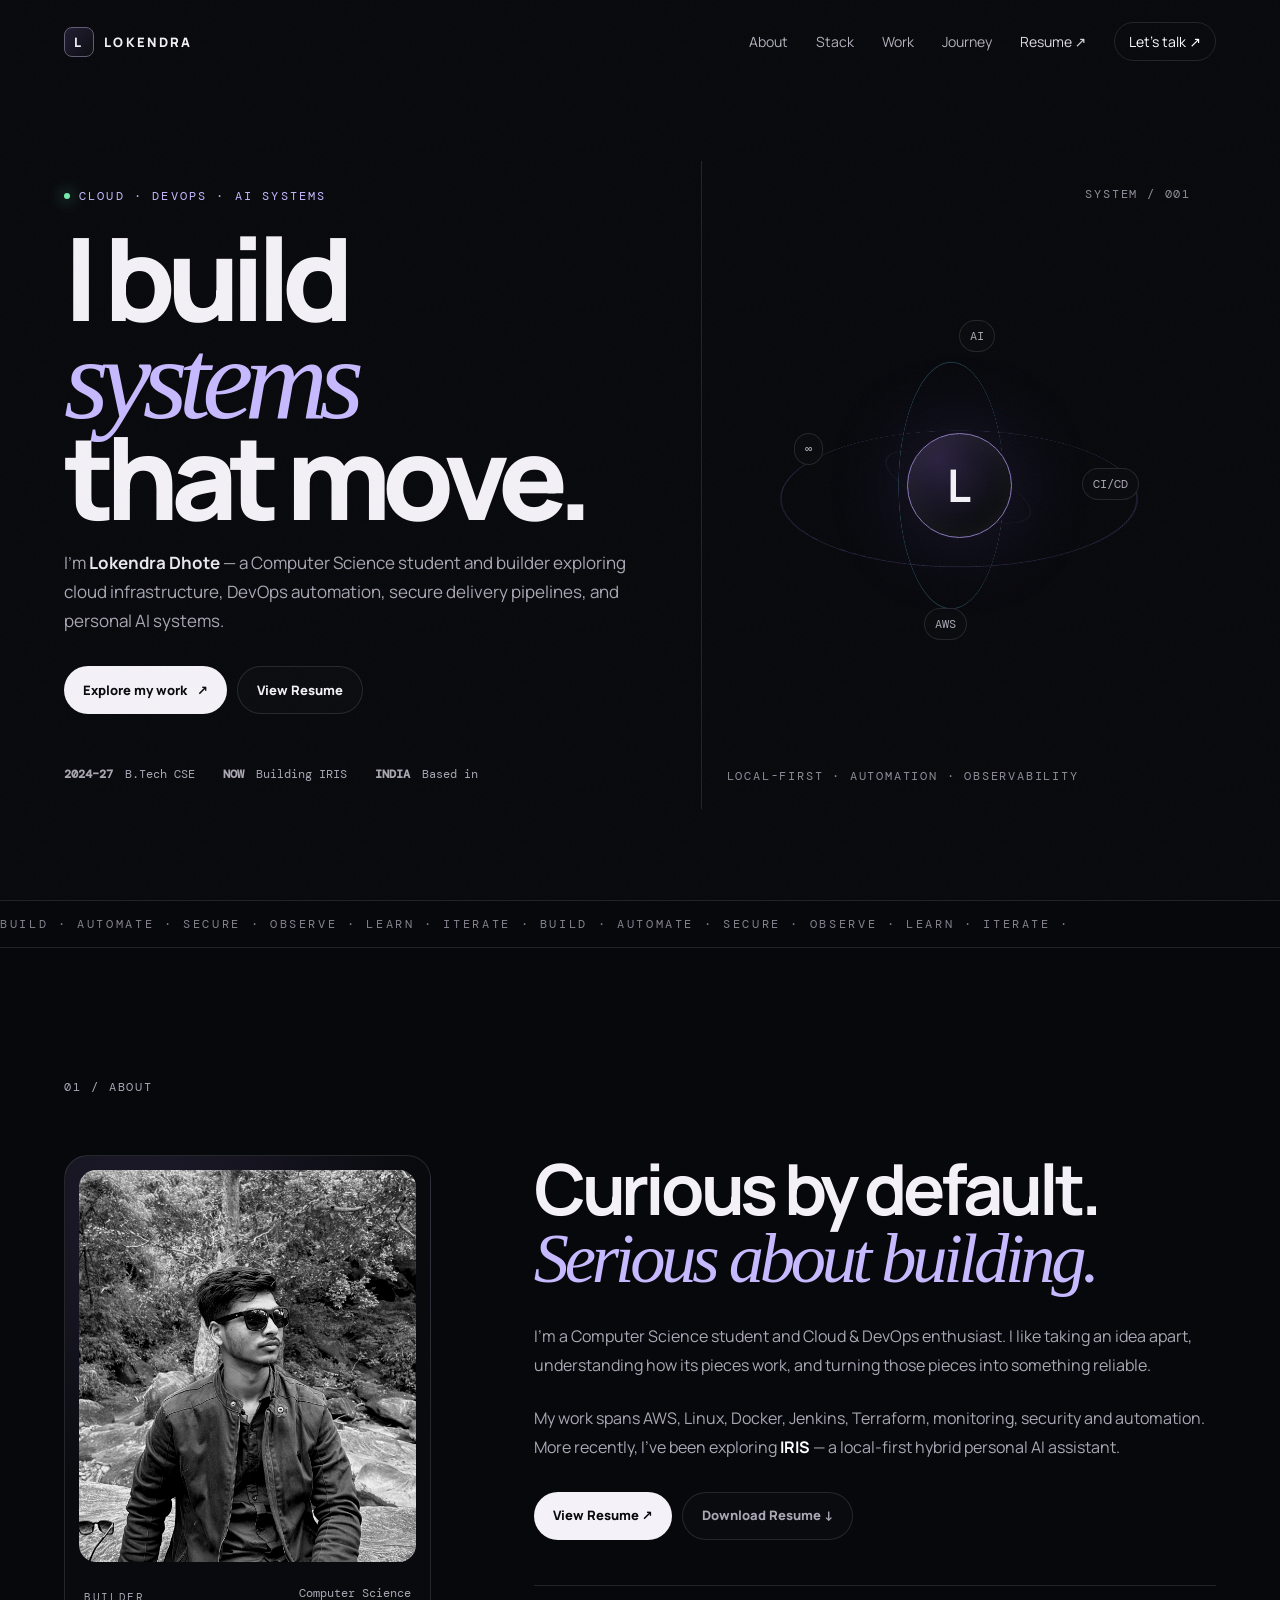
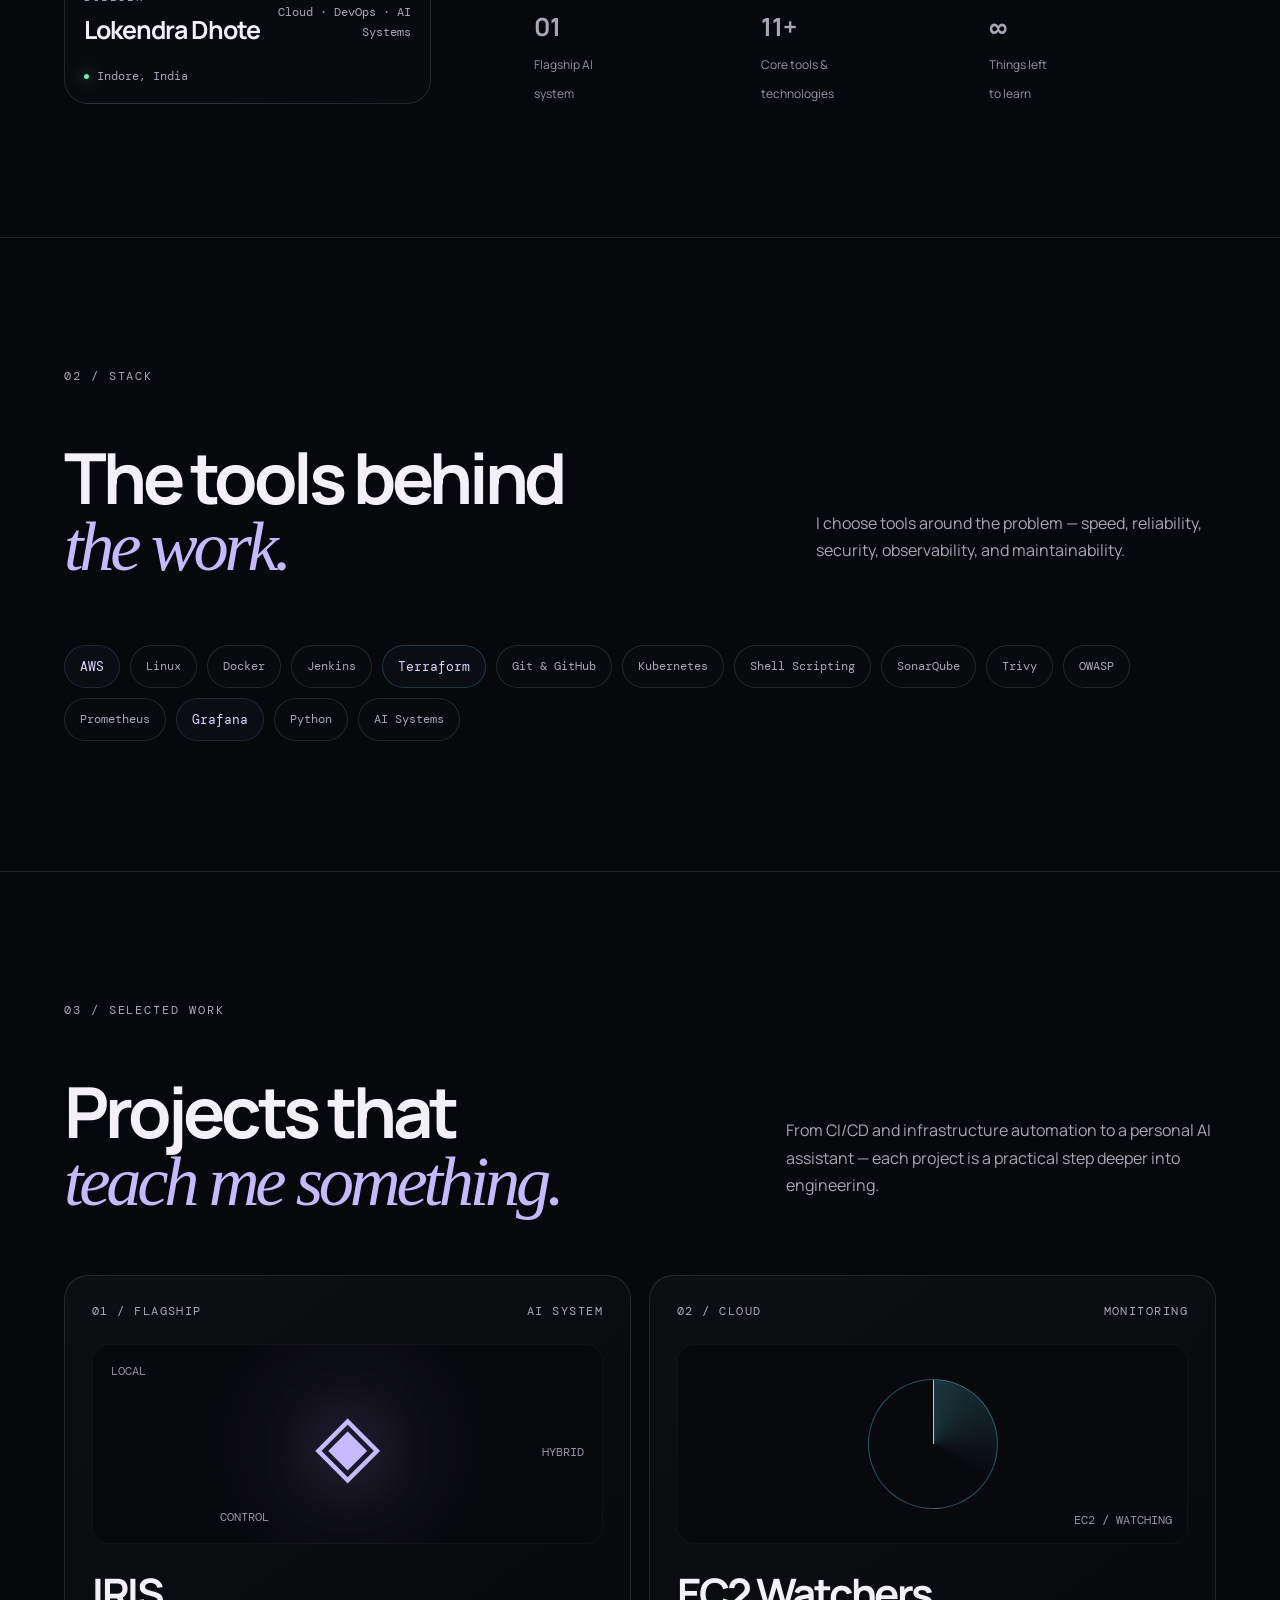
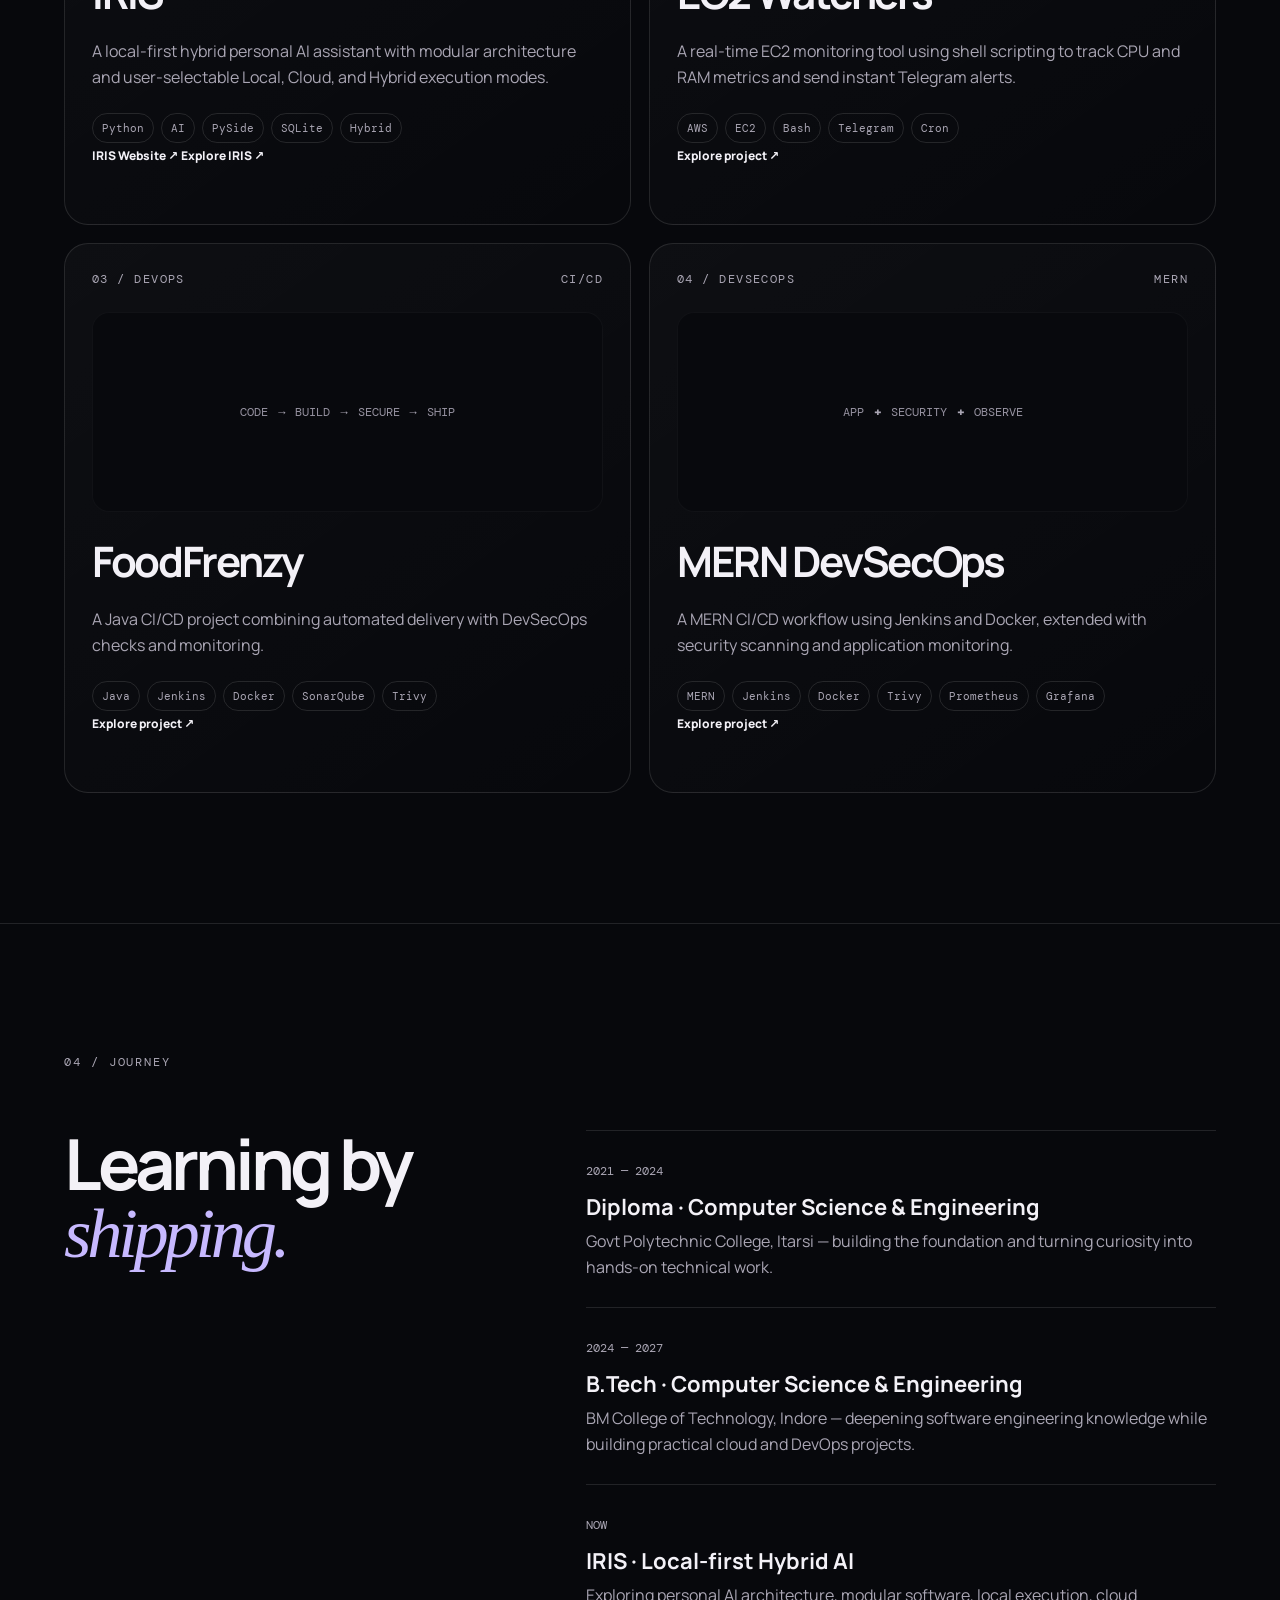
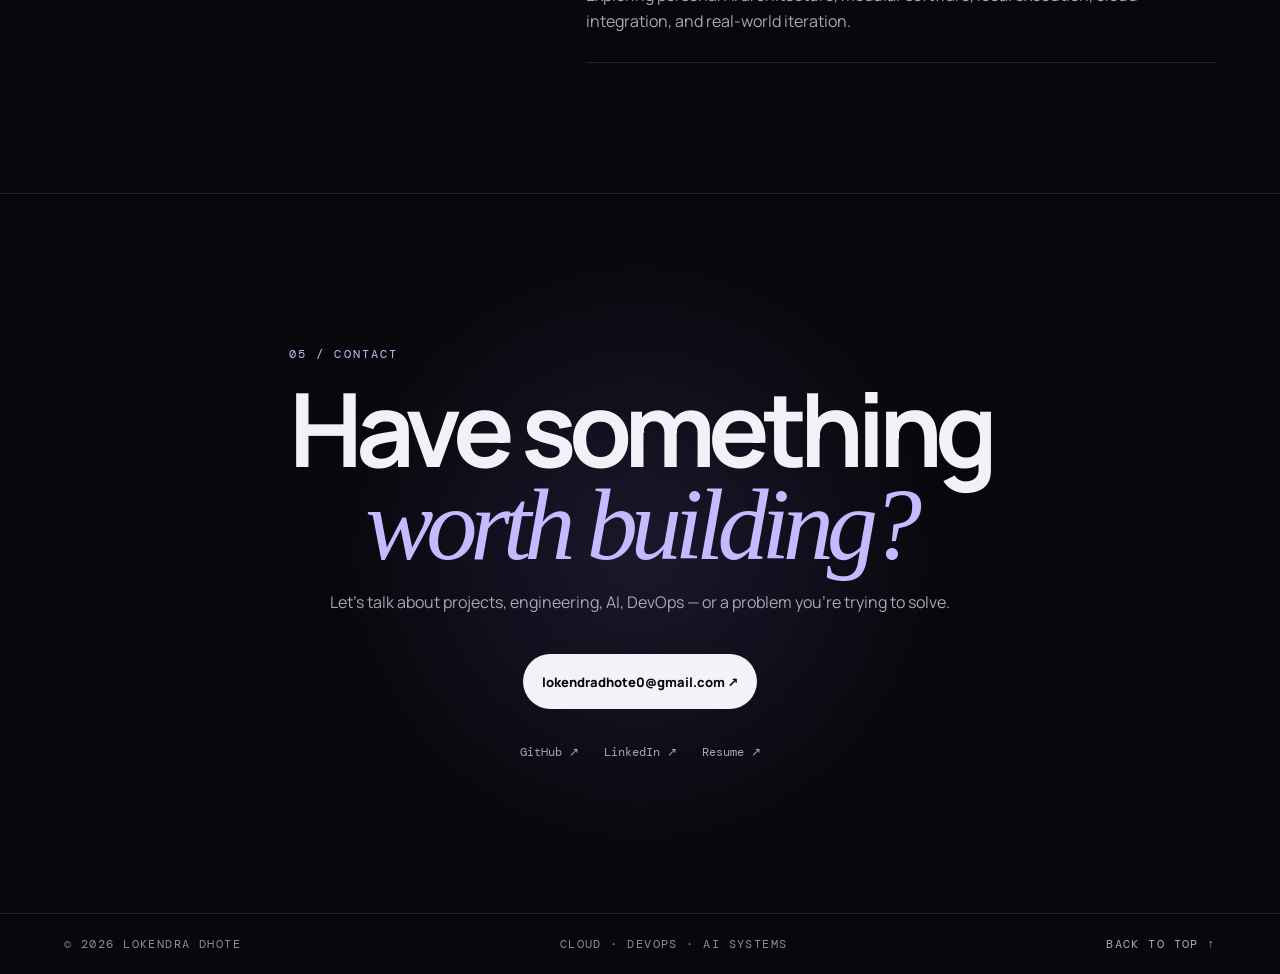
<file: index.html>
<!DOCTYPE html>
<html lang="en">
<head>
  <!-- ============================================================
       BASIC DOCUMENT / SEO
       Keep these values consistent with the live portfolio URL.
       ============================================================ -->
  <meta charset="UTF-8">
  <meta http-equiv="X-UA-Compatible" content="IE=edge">
  <meta name="viewport" content="width=device-width, initial-scale=1.0">

  <title>Lokendra Dhote | Cloud · DevOps · AI Systems</title>

  <meta name="description"
      content="Lokendra Dhote — Computer Science student and Cloud, DevOps & AI Systems builder. Explore IRIS, EC2 Watchers and DevSecOps projects.">

  <meta name="author" content="Lokendra Dhote">
  <meta name="keywords"
        content="Lokendra Dhote, DevOps, Cloud, AWS, AI Systems, IRIS, Docker, Jenkins, Terraform, Kubernetes">

  <!-- Canonical URL: keep this as the primary URL of the portfolio. -->
  <link rel="canonical" href="https://lokendradhote.vercel.app/">

  <!-- ============================================================
       GOOGLE SEARCH CONSOLE VERIFICATION
       This is the verification token used by the old website.
       Keep the separate google verification HTML file in the
       project root as well.
       ============================================================ -->
  <meta name="google-site-verification"
        content="YQ92XKp69DxucgVGc7z92SkNloMF1bHF7aJq-I7CRvs">

  <!-- ============================================================
       OPEN GRAPH
       Controls the preview when the website is shared on
       LinkedIn and other supported platforms.
       ============================================================ -->
  <meta property="og:title" content="Lokendra Dhote | Cloud · DevOps · AI Systems">
  <meta property="og:description"
        content="Portfolio of Lokendra Dhote — Cloud, DevOps and AI Systems builder. Creator of IRIS.">
  <meta property="og:type" content="website">
  <meta property="og:url" content="https://lokendradhote.vercel.app/">
  <!-- Replace profile.jpg with your actual photo when ready. -->
  <meta property="og:image" content="https://lokendradhote.vercel.app/assets/lokendra img.jpg">

  <!-- ============================================================
       PERSON STRUCTURED DATA
       Helps search engines understand that this page represents
       a real person and connects the portfolio with GitHub and
       LinkedIn profiles.
       ============================================================ -->
<script type="application/ld+json">
{
  "@context": "https://schema.org",
  "@graph": [
    {
      "@type": "Person",
      "@id": "https://lokendradhote.vercel.app/#person",
      "name": "Lokendra Dhote",
      "url": "https://lokendradhote.vercel.app/",
      "image": "https://lokendradhote.vercel.app/assets/lokendra%20img.jpg",
      "jobTitle": "Cloud & DevOps Enthusiast",
      "description": "Computer Science student exploring Cloud, DevOps and AI Systems.",
      "sameAs": [
        "https://github.com/lokendradhote",
        "https://www.linkedin.com/in/lokendra-dhote-b47152257"
      ],
      "knowsAbout": [
        "Cloud Computing",
        "DevOps",
        "AWS",
        "CI/CD",
        "DevSecOps",
        "AI Systems",
        "Docker",
        "Jenkins",
        "Terraform",
        "Kubernetes"
      ]
    },
    {
      "@type": "SoftwareApplication",
      "@id": "https://iris-ai-core.vercel.app/#iris",
      "name": "IRIS",
      "alternateName": "Intelligent Response & Interaction System",
      "url": "https://iris-ai-core.vercel.app/",
      "description": "A local-first hybrid personal AI assistant with Local, Cloud and Hybrid execution modes.",
      "author": {
        "@id": "https://lokendradhote.vercel.app/#person"
      },
      "codeRepository": "https://github.com/lokendradhote/IRIS"
    }
  ]
}
</script>

  <!-- Google Fonts. The website still works if the fonts fail to load. -->
  <link rel="preconnect" href="https://fonts.googleapis.com">
  <link rel="preconnect" href="https://fonts.gstatic.com" crossorigin>
  <link href="https://fonts.googleapis.com/css2?family=DM+Mono:wght@400;500&family=Manrope:wght@400;500;600;700;800&display=swap" rel="stylesheet">

  <!-- Main stylesheet. -->
  <link rel="stylesheet" href="style.css">
</head>

<body>
  <!-- Subtle visual texture. These elements are decorative only. -->
  <div class="noise" aria-hidden="true"></div>
  <div class="grid-bg" aria-hidden="true"></div>

  <!-- ============================================================
       NAVIGATION
       Resume is intentionally visible here so recruiters can
       reach it immediately.
       ============================================================ -->
  <header class="nav" id="nav">
    <a class="logo" href="#home" aria-label="Lokendra Dhote home">
      <span>L</span> LOKENDRA
    </a>

    <!-- Mobile menu button. -->
    <button class="menu" id="menu" aria-label="Open navigation menu">
      <i></i><i></i>
    </button>

    <nav id="navLinks" aria-label="Main navigation">
      <a href="#about">About</a>
      <a href="#skills">Stack</a>
      <a href="#projects">Work</a>
      <a href="#journey">Journey</a>

      <!-- Resume file:
           Replace assets/resume.pdf with another filename only if
           you decide to change the standard filename. -->
      <a class="nav-resume" href="assets/Lokendra Dhote resume 09-2026.pdf" target="_blank" rel="noopener">
        Resume ↗
      </a>

      <a class="nav-pill" href="#contact">Let's talk ↗</a>
    </nav>
  </header>

  <main>
    <!-- ==========================================================
         HERO
         ========================================================== -->
    <section class="hero" id="home">
      <div class="hero-copy">
        <div class="eyebrow">
          <span class="status"></span>
          CLOUD · DEVOPS · AI SYSTEMS
        </div>

        <h1>
          I build<br>
          <em>systems</em><br>
          that move.
        </h1>

        <p class="hero-text">
          I'm <strong>Lokendra Dhote</strong> — a Computer Science student and builder
          exploring cloud infrastructure, DevOps automation, secure delivery pipelines,
          and personal AI systems.
        </p>

        <div class="hero-actions">
          <a class="btn btn-light" href="#projects">
            Explore my work <b>↗</b>
          </a>

          <a class="btn btn-outline" href="assets/Lokendra Dhote resume 09-2026.pdf" target="_blank" rel="noopener">
            View Resume
          </a>
        </div>

        <div class="hero-facts">
          <span><b>2024–27</b> B.Tech CSE</span>
          <span><b>NOW</b> Building IRIS</span>
          <span><b>INDIA</b> Based in</span>
        </div>
      </div>

      <!-- CSS-based animated hero object. No React or Three.js required. -->
      <div class="hero-art" id="heroArt" aria-label="Animated system visualization">
        <div class="art-caption">SYSTEM / 001</div>

        <div class="orb">
          <div class="orb-core">L</div>
          <div class="orb-ring ring-a"></div>
          <div class="orb-ring ring-b"></div>
          <div class="orb-ring ring-c"></div>

          <div class="sat sat-1">AI</div>
          <div class="sat sat-2">CI/CD</div>
          <div class="sat sat-3">AWS</div>
          <div class="sat sat-4">∞</div>
        </div>

        <div class="art-bottom">
          LOCAL-FIRST · AUTOMATION · OBSERVABILITY
        </div>
      </div>
    </section>

    <!-- Moving technology strip. -->
    <div class="ticker" aria-hidden="true">
      <div>BUILD · AUTOMATE · SECURE · OBSERVE · LEARN · ITERATE · BUILD · AUTOMATE · SECURE · OBSERVE · LEARN · ITERATE ·</div>
    </div>

    <!-- ==========================================================
         ABOUT + PROFILE
         The profile photo is intentionally a replaceable local
         asset: assets/profile.jpg
         ========================================================== -->
    <section class="section about" id="about">
      <div class="section-label">01 / ABOUT</div>

      <div class="about-layout">
        <div class="profile-card">
          <!-- =====================================================
               PROFILE PHOTO PLACEHOLDER
               Replace ONLY assets/profile.jpg with your own image.
               No HTML change is required if you keep the filename.
               ===================================================== -->
          <div class="profile-photo-wrap">
            <img
              src="assets/lokendra img.jpg"
              alt="Lokendra Dhote"
              class="profile-photo"
            >

            <!-- Placeholder appears behind the image if no photo is
                 supplied yet. -->
            <div class="photo-placeholder" aria-hidden="true">
              <span>YOUR<br>PHOTO</span>
            </div>
          </div>

          <div class="profile-info">
            <div>
              <span class="mini-label">BUILDER</span>
              <h3>Lokendra Dhote</h3>
            </div>

            <div class="profile-role">
              Computer Science<br>
              Cloud · DevOps · AI Systems
            </div>
          </div>

          <div class="profile-location">
            <span class="status"></span>
            Indore, India
          </div>
        </div>

        <div class="about-content">
          <h2>
            Curious by default.<br>
            <em>Serious about building.</em>
          </h2>

          <div class="body-copy">
            <p>
              I'm a Computer Science student and Cloud & DevOps enthusiast.
              I like taking an idea apart, understanding how its pieces work,
              and turning those pieces into something reliable.
            </p>

            <p>
              My work spans AWS, Linux, Docker, Jenkins, Terraform, monitoring,
              security and automation. More recently, I've been exploring
              <strong>IRIS</strong> — a local-first hybrid personal AI assistant.
            </p>

            <!-- Resume actions are also available here for easy access. -->
            <div class="resume-actions">
              <a class="btn btn-light" href="assets/Lokendra Dhote resume 09-2026.pdf" target="_blank" rel="noopener">
                View Resume ↗
              </a>

              <a class="btn btn-outline" href="assets/Lokendra Dhote resume 09-2026.pdf" download>
                Download Resume ↓
              </a>
            </div>

            <div class="stats">
              <div><b>01</b><small>Flagship AI<br>system</small></div>
              <div><b>11+</b><small>Core tools &<br>technologies</small></div>
              <div><b>∞</b><small>Things left<br>to learn</small></div>
            </div>
          </div>
        </div>
      </div>
    </section>

    <!-- ==========================================================
         STACK
         ========================================================== -->
    <section class="section stack" id="skills">
      <div class="section-label">02 / STACK</div>

      <div class="stack-head">
        <h2>The tools behind<br><em>the work.</em></h2>
        <p>
          I choose tools around the problem — speed, reliability,
          security, observability, and maintainability.
        </p>
      </div>

      <div class="skill-cloud">
        <span class="featured">AWS</span>
        <span>Linux</span>
        <span>Docker</span>
        <span>Jenkins</span>
        <span class="featured cyan">Terraform</span>
        <span>Git & GitHub</span>
        <span>Kubernetes</span>
        <span>Shell Scripting</span>
        <span>SonarQube</span>
        <span>Trivy</span>
        <span>OWASP</span>
        <span>Prometheus</span>
        <span class="featured">Grafana</span>
        <span>Python</span>
        <span>AI Systems</span>
      </div>
    </section>

    <!-- ==========================================================
         PROJECTS
         Four projects are intentionally kept:
         1. IRIS
         2. EC2 Watchers
         3. FoodFrenzy
         4. MERN DevSecOps
         ========================================================== -->
    <section class="section projects" id="projects">
      <div class="section-label">03 / SELECTED WORK</div>

      <div class="project-intro">
        <h2>Projects that<br><em>teach me something.</em></h2>
        <p>
          From CI/CD and infrastructure automation to a personal AI assistant —
          each project is a practical step deeper into engineering.
        </p>
      </div>

      <div class="project-grid">

        <!-- ========================================================
             PROJECT 01 — IRIS
             Replace the dummy URL when the real IRIS website is ready.
             ======================================================== -->
        <article class="project irisis">
          <div class="project-meta">
            <span>01 / FLAGSHIP</span>
            <span>AI SYSTEM</span>
          </div>

          <div class="project-visual iris-visual">
            <div class="iris-symbol">◈</div>
            <span>LOCAL</span>
            <span>HYBRID</span>
            <span>CONTROL</span>
          </div>

          <h3>IRIS</h3>

          <p>
            A local-first hybrid personal AI assistant with modular architecture
            and user-selectable Local, Cloud, and Hybrid execution modes.
          </p>

          <div class="tags">
            <i>Python</i>
            <i>AI</i>
            <i>PySide</i>
            <i>SQLite</i>
            <i>Hybrid</i>
          </div>
           
         
          <a class="project-link"
             href="https://iris-ai-core.vercel.app/"
             target="_blank"
             rel="noopener">
              IRIS Website ↗
            
          </a>
          <a class="project-link"
             href="https://github.com/lokendradhote/IRIS"
             target="_blank"
             rel="noopener">
            Explore IRIS ↗
            
          </a>
        </article>

        <!-- ========================================================
             PROJECT 02 — EC2 WATCHERS
             ======================================================== -->
        <article class="project">
          <div class="project-meta">
            <span>02 / CLOUD</span>
            <span>MONITORING</span>
          </div>

          <div class="project-visual watcher">
            <div class="radar"></div>
            <span>EC2 / WATCHING</span>
          </div>

          <h3>EC2 Watchers</h3>

          <p>
            A real-time EC2 monitoring tool using shell scripting to track
            CPU and RAM metrics and send instant Telegram alerts.
          </p>

          <div class="tags">
            <i>AWS</i>
            <i>EC2</i>
            <i>Bash</i>
            <i>Telegram</i>
            <i>Cron</i>
          </div>

          <!-- DUMMY LINK — replace with the real GitHub repository URL. -->
          <a class="project-link"
             href="https://github.com/lokendradhote/EC2-Watchers"
             target="_blank"
             rel="noopener">
            Explore project ↗
          </a>
        </article>

        <!-- ========================================================
             PROJECT 03 — FOODFRENZY
             ======================================================== -->
        <article class="project">
          <div class="project-meta">
            <span>03 / DEVOPS</span>
            <span>CI/CD</span>
          </div>

          <div class="project-visual pipeline">
            <span>CODE</span>
            <b>→</b>
            <span>BUILD</span>
            <b>→</b>
            <span>SECURE</span>
            <b>→</b>
            <span>SHIP</span>
          </div>

          <h3>FoodFrenzy</h3>

          <p>
            A Java CI/CD project combining automated delivery with DevSecOps
            checks and monitoring.
          </p>

          <div class="tags">
            <i>Java</i>
            <i>Jenkins</i>
            <i>Docker</i>
            <i>SonarQube</i>
            <i>Trivy</i>
          </div>

          <!-- DUMMY LINK — replace with the real project/demo URL. -->
          <a class="project-link"
             href="https://github.com/lokendradhote/FoodFrenzy-CICD"
             target="_blank"
             rel="noopener">
            Explore project ↗
          </a>
        </article>

        <!-- ========================================================
             PROJECT 04 — MERN DEVSECOPS
             ======================================================== -->
        <article class="project">
          <div class="project-meta">
            <span>04 / DEVSECOPS</span>
            <span>MERN</span>
          </div>

          <div class="project-visual devsec">
            <span>APP</span>
            <b>+</b>
            <span>SECURITY</span>
            <b>+</b>
            <span>OBSERVE</span>
          </div>

          <h3>MERN DevSecOps</h3>

          <p>
            A MERN CI/CD workflow using Jenkins and Docker, extended with
            security scanning and application monitoring.
          </p>

          <div class="tags">
            <i>MERN</i>
            <i>Jenkins</i>
            <i>Docker</i>
            <i>Trivy</i>
            <i>Prometheus</i>
            <i>Grafana</i>
          </div>

          <!-- DUMMY LINK — replace with the real project/demo URL. -->
          <a class="project-link"
             href="https://github.com/lokendradhote/Indore-Route-Pathfinder-cicd"
             target="_blank"
             rel="noopener">
            Explore project ↗
          </a>
        </article>

      </div>
    </section>

    <!-- ==========================================================
         JOURNEY
         ========================================================== -->
    <section class="section journey" id="journey">
      <div class="section-label">04 / JOURNEY</div>

      <div class="journey-grid">
        <h2>Learning by<br><em>shipping.</em></h2>

        <div class="timeline">
          <div>
            <span>2021 — 2024</span>
            <h3>Diploma · Computer Science & Engineering</h3>
            <p>
              Govt Polytechnic College, Itarsi — building the foundation
              and turning curiosity into hands-on technical work.
            </p>
          </div>

          <div>
            <span>2024 — 2027</span>
            <h3>B.Tech · Computer Science & Engineering</h3>
            <p>
              BM College of Technology, Indore — deepening software
              engineering knowledge while building practical cloud and
              DevOps projects.
            </p>
          </div>

          <div>
            <span>NOW</span>
            <h3>IRIS · Local-first Hybrid AI</h3>
            <p>
              Exploring personal AI architecture, modular software,
              local execution, cloud integration, and real-world iteration.
            </p>
          </div>
        </div>
      </div>
    </section>

    <!-- ==========================================================
         CONTACT
         ========================================================== -->
    <section class="contact" id="contact">
      <div class="contact-glow" aria-hidden="true"></div>

      <div class="contact-inner">
        <div class="eyebrow">05 / CONTACT</div>

        <h2>
          Have something<br>
          <em>worth building?</em>
        </h2>

        <p>
          Let's talk about projects, engineering, AI, DevOps —
          or a problem you're trying to solve.
        </p>

        <a class="btn btn-light big" href="mailto:lokendradhote0@gmail.com">
          lokendradhote0@gmail.com ↗
        </a>

        <div class="socials">
          <a href="https://github.com/lokendradhote" target="_blank" rel="noopener">
            GitHub ↗
          </a>

          <a href="https://www.linkedin.com/in/lokendra-dhote-b47152257"
             target="_blank"
             rel="noopener">
            LinkedIn ↗
          </a>

          <a href="ssets/Lokendra Dhote resume 09-2026.pdf" target="_blank" rel="noopener">
            Resume ↗
          </a>
        </div>
      </div>
    </section>
  </main>

  <!-- ============================================================
       FOOTER
       ============================================================ -->
  <footer>
    <span>© 2026 LOKENDRA DHOTE</span>
    <span>CLOUD · DEVOPS · AI SYSTEMS</span>
    <a href="#home">BACK TO TOP ↑</a>
  </footer>

  <!-- Main JavaScript. Only navigation + small visual interaction. -->
  <script src="script.js"></script>
</body>
</html>
</file>
<file: style.css>
/* ================================================================
   LOKENDRA PORTFOLIO — GLOBAL STYLES
   ----------------------------------------------------------------
   This file contains the complete visual system:
   typography, layout, cards, animation, responsive behavior, etc.

   Main design variables are at the top so the visual identity can
   be changed without hunting through the whole stylesheet.
   ================================================================ */

:root {
  --bg: #07080c;
  --panel: #0d0f15;
  --text: #f3f1f7;
  --muted: #96939f;
  --line: rgba(255, 255, 255, 0.11);

  --purple: #aa8cff;
  --cyan: #6fe7ff;
  --green: #73edac;

  --radius: 24px;

  font-family: "Manrope", system-ui, sans-serif;
  color: var(--text);
  background: var(--bg);
}

/* Reset */
* {
  box-sizing: border-box;
}

html {
  scroll-behavior: smooth;
}

body {
  margin: 0;
  background: var(--bg);
  overflow-x: hidden;
}

a {
  color: inherit;
  text-decoration: none;
}

/* ================================================================
   BACKGROUND EFFECTS
   ================================================================ */

.noise {
  position: fixed;
  inset: 0;
  z-index: 99;
  pointer-events: none;
  opacity: 0.045;

  background-image: url("data:image/svg+xml,%3Csvg xmlns='http://www.w3.org/2000/svg' width='160' height='160'%3E%3Cfilter id='n'%3E%3CfeTurbulence type='fractalNoise' baseFrequency='.9' numOctaves='4'/%3E%3C/filter%3E%3Crect width='100%25' height='100%25' filter='url(%23n)' opacity='.8'/%3E%3C/svg%3E");
}

.grid-bg {
  position: fixed;
  inset: 0;
  pointer-events: none;
  opacity: 0.16;

  background-image:
    linear-gradient(rgba(255, 255, 255, 0.035) 1px, transparent 1px),
    linear-gradient(90deg, rgba(255, 255, 255, 0.035) 1px, transparent 1px);

  background-size: 80px 80px;
  mask-image: linear-gradient(to bottom, black, transparent 80%);
}

/* ================================================================
   NAVIGATION
   ================================================================ */

.nav {
  position: fixed;
  z-index: 90;
  top: 0;
  left: 0;
  right: 0;

  padding: 22px 5vw;

  display: flex;
  align-items: center;
  justify-content: space-between;

  transition: 0.3s;
}

.nav.scrolled {
  background: rgba(7, 8, 12, 0.75);
  backdrop-filter: blur(18px);
  border-bottom: 1px solid var(--line);
  padding-block: 14px;
}

.logo {
  font-size: 13px;
  font-weight: 800;
  letter-spacing: 0.18em;

  display: flex;
  gap: 10px;
  align-items: center;
}

.logo span {
  display: grid;
  place-items: center;

  width: 30px;
  height: 30px;

  border: 1px solid #625b72;
  border-radius: 8px;

  background: linear-gradient(135deg, #201c31, #0b0c11);
}

.nav nav {
  display: flex;
  align-items: center;
  gap: 28px;

  color: #aaa6b2;
  font-size: 13px;
}

.nav nav a {
  transition: color 0.2s ease;
}

.nav nav a:hover {
  color: white;
}

.nav-resume {
  color: #ddd8e5;
}

.nav-pill {
  border: 1px solid var(--line);
  padding: 9px 14px;
  border-radius: 999px;
  color: white;
}

.menu {
  display: none;
  background: none;
  border: 0;
  cursor: pointer;
}

.menu i {
  display: block;
  width: 24px;
  height: 1px;
  background: white;
  margin: 6px;
}

/* ================================================================
   HERO
   ================================================================ */

.hero {
  min-height: 100vh;

  padding: 140px 5vw 70px;

  display: grid;
  grid-template-columns: 1fr 0.9fr;
  align-items: center;
  gap: 5vw;
}

.eyebrow {
  font: 12px "DM Mono", monospace;
  letter-spacing: 0.18em;
  color: #9e9aa7;

  display: flex;
  align-items: center;
  gap: 9px;
}

.status {
  width: 6px;
  height: 6px;

  background: var(--green);
  border-radius: 50%;
  box-shadow: 0 0 16px var(--green);

  animation: pulse 2s infinite;
}

@keyframes pulse {
  50% {
    transform: scale(1.5);
    opacity: 0.5;
  }
}

.hero h1 {
  font-size: clamp(65px, 9vw, 125px);
  line-height: 0.84;
  letter-spacing: -0.075em;
  margin: 25px 0;

  font-weight: 800;
}

.hero h1 em,
.section h2 em,
.contact h2 em {
  font-family: Georgia, serif;
  font-weight: 400;
  color: #c7b9ff;
}

.hero-text {
  max-width: 610px;

  color: var(--muted);
  font-size: 17px;
  line-height: 1.7;
}

.hero-text strong {
  color: #eae7ef;
}

.hero-actions {
  display: flex;
  gap: 10px;
  flex-wrap: wrap;
  margin-top: 30px;
}

.btn {
  display: inline-flex;
  align-items: center;
  justify-content: center;
  gap: 10px;

  border-radius: 999px;
  min-height: 48px;
  padding: 0 19px;

  font-size: 13px;
  font-weight: 800;

  transition: 0.25s;
}

.btn:hover {
  transform: translateY(-3px);
}

.btn-light {
  background: #f4f2f8;
  color: #090a0d;
}

.btn-outline {
  border: 1px solid var(--line);
  background: #ffffff04;
}

.hero-facts {
  display: flex;
  gap: 28px;
  margin-top: 52px;

  color: #85818f;
  font: 11px "DM Mono", monospace;
}

.hero-facts b {
  color: #aaa6b1;
  margin-right: 5px;
}

/* ================================================================
   HERO ANIMATED ORB
   ================================================================ */

.hero-art {
  height: min(650px, 72vh);
  min-height: 480px;

  border-left: 1px solid var(--line);

  position: relative;
  display: grid;
  place-items: center;

  overflow: hidden;
}

.art-caption,
.art-bottom {
  position: absolute;

  font: 11px "DM Mono", monospace;
  color: #5d5965;
  letter-spacing: 0.15em;
}

.art-caption {
  top: 25px;
  right: 25px;
}

.art-bottom {
  bottom: 25px;
  left: 25px;
}

.orb {
  width: 350px;
  height: 350px;

  position: relative;
  display: grid;
  place-items: center;

  perspective: 800px;

  transition: transform 0.2s ease-out;
}

.orb-core {
  width: 105px;
  height: 105px;

  border-radius: 50%;

  display: grid;
  place-items: center;

  font-size: 45px;
  font-weight: 700;

  background: radial-gradient(
    circle at 30% 25%,
    #29213f,
    #090a0e 70%
  );

  border: 1px solid #8d7abf;

  box-shadow:
    0 0 90px #8064e033,
    inset 0 0 30px #fff1;

  z-index: 4;
}

.orb-ring {
  position: absolute;

  border: 1px solid #ffffff12;
  border-radius: 50%;
  inset: 0;

  animation: spin 12s linear infinite;
}

.ring-a {
  transform: rotateX(68deg) rotateZ(20deg);
  border-color: #a98bfa40;
}

.ring-b {
  inset: 15%;
  transform: rotateY(65deg) rotateZ(-25deg);

  animation-duration: 17s;

  border-color: #6fe7ff35;
}

.ring-c {
  inset: 28%;
  transform: rotateX(70deg) rotateY(20deg);

  animation-duration: 9s;
}

@keyframes spin {
  to {
    transform: rotateZ(380deg) rotateX(65deg);
  }
}

.sat {
  position: absolute;

  padding: 7px 10px;

  border: 1px solid var(--line);
  background: #0a0b10d9;
  backdrop-filter: blur(8px);

  border-radius: 999px;

  color: #aaa5b4;
  font: 11px "DM Mono", monospace;
}

.sat-1 {
  top: 10px;
  left: 50%;
}

.sat-2 {
  right: -5px;
  top: 45%;
}

.sat-3 {
  bottom: 20px;
  left: 40%;
}

.sat-4 {
  left: 10px;
  top: 35%;

  font-size: 17px;
  color: #cfc5ff;
}

/* ================================================================
   TICKER
   ================================================================ */

.ticker {
  border-block: 1px solid var(--line);

  overflow: hidden;
  white-space: nowrap;

  color: #66636e;
  font: 11px "DM Mono", monospace;
  letter-spacing: 0.22em;

  padding: 15px 0;
}

.ticker div {
  width: max-content;
  animation: marquee 30s linear infinite;
}

@keyframes marquee {
  to {
    transform: translateX(-50%);
  }
}

/* ================================================================
   GENERAL SECTION
   ================================================================ */

.section {
  max-width: 1500px;
  margin: auto;
  padding: 130px 5vw;
}

.section-label {
  font: 11px "DM Mono", monospace;
  color: #817d8b;
  letter-spacing: 0.16em;
  margin-bottom: 60px;
}

.section h2 {
  font-size: clamp(42px, 5.5vw, 75px);
  line-height: 0.95;
  letter-spacing: -0.06em;
  margin: 0;
}

/* ================================================================
   ABOUT / PROFILE
   ================================================================ */

.about {
  border-top: 1px solid transparent;
}

.about-layout {
  display: grid;
  grid-template-columns: 0.7fr 1.3fr;
  gap: 8vw;
  align-items: start;
}

/* Profile card */
.profile-card {
  position: relative;

  padding: 14px;

  border: 1px solid var(--line);
  border-radius: var(--radius);

  background:
    radial-gradient(
      circle at 20% 10%,
      rgba(170, 140, 255, 0.12),
      transparent 50%
    ),
    #ffffff03;

  overflow: hidden;
}

.profile-photo-wrap {
  position: relative;

  width: 100%;
  aspect-ratio: 0.86;

  overflow: hidden;

  border-radius: 17px;

  background:
    radial-gradient(circle at 50% 35%, #272139, #0b0c11 70%);
}

/*
  The actual image sits above the placeholder.
  If profile.jpg is replaced with your photo, this is all you need.
*/
.profile-photo {
  position: relative;
  z-index: 2;

  display: block;

  width: 100%;
  height: 100%;

  object-fit: cover;

  filter: saturate(0.85) contrast(1.05);

  transition:
    transform 0.5s ease,
    filter 0.5s ease;
}

.profile-card:hover .profile-photo {
  transform: scale(1.035);
  filter: saturate(1) contrast(1.05);
}

/*
  Temporary visual shown when the actual profile image is absent.
  It is deliberately abstract rather than using a random person's photo.
*/
.photo-placeholder {
  position: absolute;
  inset: 0;

  z-index: 1;

  display: grid;
  place-items: center;

  color: #c9baff;

  font:
    14px "DM Mono",
    monospace;

  letter-spacing: 0.18em;
  text-align: center;

  background:
    radial-gradient(
      circle at 50% 40%,
      rgba(170, 140, 255, 0.24),
      transparent 35%
    ),
    radial-gradient(
      circle at 30% 70%,
      rgba(111, 231, 255, 0.10),
      transparent 35%
    ),
    #090a0f;
}

.profile-info {
  display: flex;
  justify-content: space-between;
  gap: 15px;

  padding: 22px 5px 8px;
}

.profile-info h3 {
  margin: 6px 0 0;

  font-size: 25px;
  letter-spacing: -0.04em;
}

.mini-label {
  font: 10px "DM Mono", monospace;
  letter-spacing: 0.15em;
  color: #85818f;
}

.profile-role {
  text-align: right;

  color: #94909e;

  font: 11px/1.6 "DM Mono", monospace;
}

.profile-location {
  display: flex;
  align-items: center;
  gap: 8px;

  padding: 13px 5px 5px;

  color: #94909e;

  font: 11px "DM Mono", monospace;
}

.profile-location .status {
  width: 5px;
  height: 5px;
}

/* About content */
.about-content .body-copy {
  margin-top: 30px;
}

.body-copy {
  color: var(--muted);

  font-size: 15px;
  line-height: 1.8;
}

.body-copy p {
  margin-top: 0;
  margin-bottom: 25px;
}

.body-copy strong {
  color: white;
}

/* Resume buttons */
.resume-actions {
  display: flex;
  flex-wrap: wrap;
  gap: 10px;

  margin-top: 30px;
}

/* Statistics */
.stats {
  border-top: 1px solid var(--line);

  display: grid;
  grid-template-columns: repeat(3, 1fr);

  margin-top: 45px;
}

.stats div {
  padding-top: 18px;
}

.stats b {
  font-size: 25px;
  display: block;
}

.stats small {
  font-size: 11px;
  color: #77737f;
  line-height: 1.4;
}

/* ================================================================
   STACK
   ================================================================ */

.stack {
  border-top: 1px solid var(--line);
}

.stack-head {
  display: flex;
  justify-content: space-between;
  gap: 50px;
  align-items: end;
}

.stack-head p {
  max-width: 400px;

  color: var(--muted);
  line-height: 1.7;
  font-size: 15px;
}

.skill-cloud {
  display: flex;
  flex-wrap: wrap;
  gap: 10px;

  margin-top: 65px;

  max-width: 1100px;
}

.skill-cloud span {
  border: 1px solid var(--line);

  padding: 12px 15px;
  border-radius: 999px;

  color: #aaa6b4;

  font: 11px "DM Mono", monospace;

  background: #ffffff03;

  transition: 0.25s;
}

.skill-cloud span:hover {
  color: white;
  border-color: #8d79c6;
  transform: translateY(-3px);
}

.skill-cloud .featured {
  font-size: 13px;
  color: #ddd5ff;

  border-color: #7662a344;
  background: #a88cff09;
}

.skill-cloud .cyan {
  color: #8cecff;
  border-color: #6fe7ff33;
}

/* ================================================================
   PROJECTS
   ================================================================ */

.projects {
  border-top: 1px solid var(--line);
}

.project-intro {
  display: flex;
  justify-content: space-between;
  align-items: end;

  gap: 50px;
  margin-bottom: 60px;
}

.project-intro p {
  max-width: 430px;

  color: var(--muted);
  line-height: 1.7;
}

.project-grid {
  display: grid;
  grid-template-columns: 1fr 1fr;
  gap: 18px;
}

.project {
  min-height: 550px;

  border: 1px solid var(--line);
  border-radius: var(--radius);

  padding: 27px;

  position: relative;
  overflow: hidden;

  background:
    linear-gradient(
      145deg,
      #ffffff08,
      #ffffff01
    );

  transition:
    transform 0.35s ease,
    border-color 0.35s ease;
}

.project:hover {
  transform: translateY(-7px);
  border-color: #ad94f855;
}

.project-meta {
  display: flex;
  justify-content: space-between;

  color: #817d8b;

  font: 11px "DM Mono", monospace;
  letter-spacing: 0.12em;
}

.project h3 {
  font-size: 42px;
  letter-spacing: -0.055em;

  margin: 20px 0 8px;
}

.project p {
  color: var(--muted);
  line-height: 1.65;
  max-width: 570px;
}

/* Project visual containers */
.project-visual {
  height: 200px;

  margin-top: 25px;

  border: 1px solid #ffffff09;
  border-radius: 17px;

  background: #08090d;

  position: relative;

  display: flex;
  align-items: center;
  justify-content: center;
  gap: 10px;

  color: #77727f;

  font: 11px "DM Mono", monospace;
}

/* IRIS */
.iris-visual {
  background:
    radial-gradient(
      circle,
      #a88cff14,
      transparent 50%
    ),
    #08090d;
}

.iris-symbol {
  font-size: 85px;

  color: #c8baff;

  text-shadow: 0 0 70px #a88cff66;

  animation: float 4s ease-in-out infinite;
}

@keyframes float {
  50% {
    transform: translateY(-10px) rotate(8deg);
  }
}

.iris-visual span {
  position: absolute;
}

.iris-visual span:nth-child(2) {
  top: 18px;
  left: 18px;
}

.iris-visual span:nth-child(3) {
  right: 18px;
  top: 50%;
}

.iris-visual span:nth-child(4) {
  bottom: 18px;
  left: 25%;
}

/* EC2 Watchers */
.watcher {
  overflow: hidden;
}

.radar {
  width: 130px;
  height: 130px;

  border: 1px solid #73e7ff55;
  border-radius: 50%;

  position: relative;

  background:
    conic-gradient(
      from 0deg,
      #6fe7ff33,
      transparent 35%
    );
}

.radar::after {
  content: "";

  position: absolute;

  width: 1px;
  height: 50%;

  background: #6fe7ff;

  left: 50%;
  top: 0;

  transform-origin: bottom;

  animation: radar 2.5s linear infinite;
}

@keyframes radar {
  to {
    transform: rotate(360deg);
  }
}

.watcher span {
  position: absolute;
  bottom: 15px;
  right: 15px;
}

/* Pipeline */
.pipeline b,
.devsec b {
  color: #aaa6b4;
}

/* Tags */
.tags {
  display: flex;
  flex-wrap: wrap;
  gap: 7px;

  margin-top: 22px;
}

.tags i {
  font-style: normal;

  border: 1px solid var(--line);

  padding: 7px 9px;
  border-radius: 999px;

  color: #a09ca9;

  font: 10px "DM Mono", monospace;
}

/* Project links container */
.project-links {
  position: absolute;
  bottom: 25px;
  left: 27px;

  display: flex;
  align-items: center;
  gap: 16px;
  flex-wrap: wrap;
}

/* Project links */
.project-link {
  font-size: 12px;
  font-weight: 800;
  text-decoration: none;

  display: inline-flex;
  align-items: center;
  gap: 6px;

  transition: color 0.2s ease;
}

/* Hover */
.project-link:hover {
  color: #d5caff;
}

/* ================================================================
   JOURNEY
   ================================================================ */

.journey {
  border-top: 1px solid var(--line);
}

.journey-grid {
  display: grid;

  grid-template-columns: 0.8fr 1.2fr;

  gap: 8vw;
}

.timeline {
  border-top: 1px solid var(--line);
}

.timeline > div {
  padding: 27px 0;

  border-bottom: 1px solid var(--line);
}

.timeline span {
  font: 11px "DM Mono", monospace;
  color: #94909e;
}

.timeline h3 {
  font-size: 22px;
  margin: 12px 0 7px;
}

.timeline p {
  color: var(--muted);

  line-height: 1.6;
  margin: 0;

  font-size: 15px;
}

/* ================================================================
   CONTACT
   ================================================================ */

.contact {
  min-height: 80vh;

  display: grid;
  place-items: center;

  text-align: center;

  border-top: 1px solid var(--line);

  position: relative;
  overflow: hidden;

  padding: 100px 5vw;
}

.contact-glow {
  position: absolute;

  width: 700px;
  height: 700px;

  border-radius: 50%;

  background:
    radial-gradient(
      circle,
      #9d7cff22,
      transparent 65%
    );

  filter: blur(10px);

  animation: breathe 7s ease-in-out infinite;
}

@keyframes breathe {
  50% {
    transform: scale(1.1);
    opacity: 0.7;
  }
}

.contact-inner {
  position: relative;
}

.contact h2 {
  font-size: clamp(55px, 8vw, 110px);

  line-height: 0.9;
  letter-spacing: -0.07em;

  margin: 20px 0;
}

.contact p {
  color: var(--muted);
  font-size: 16px;
}

.big {
  margin-top: 25px;
  min-height: 55px;
}

.socials {
  display: flex;
  justify-content: center;
  gap: 25px;

  margin-top: 35px;

  color: #9894a2;

  font: 11px "DM Mono", monospace;
}

.socials a:hover {
  color: white;
}

/* ================================================================
   FOOTER
   ================================================================ */

footer {
  border-top: 1px solid var(--line);

  padding: 22px 5vw;

  display: flex;
  justify-content: space-between;

  color: #787480;

  font: 11px "DM Mono", monospace;
  letter-spacing: 0.12em;
}

footer a {
  color: #9994a1;
}


/* Keep profile name on one line */
.profile-info h3 {
  white-space: nowrap;
}

/* ================================================================
   TABLET
   ================================================================ */

@media (max-width: 1000px) {
  .about-layout {
    grid-template-columns: 1fr 1fr;
  }
}

/* ================================================================
   MOBILE
   ================================================================ */

@media (max-width: 900px) {
  .hero {
    grid-template-columns: 1fr;
    padding-top: 125px;
  }

  .hero-art {
    height: 480px;
    min-height: 0;
    border-left: 0;
  }

  .about-layout,
  .journey-grid {
    grid-template-columns: 1fr;
    gap: 50px;
  }

  .stack-head,
  .project-intro {
    display: block;
  }

  .stack-head p,
  .project-intro p {
    margin-top: 25px;
  }

  .project-grid {
    grid-template-columns: 1fr;
  }
}

@media (max-width: 650px) {
  .nav {
    padding: 18px 20px;
  }

  .menu {
    display: block;
  }

  .nav nav {
    display: none;

    position: absolute;

    top: 65px;
    left: 15px;
    right: 15px;

    padding: 18px;

    flex-direction: column;
    align-items: stretch;

    background: #0c0d12f5;

    border: 1px solid var(--line);
    border-radius: 18px;

    backdrop-filter: blur(18px);
  }

  .nav nav.open {
    display: flex;
  }

  .nav nav a {
    padding: 9px;
  }

  .hero {
    padding: 110px 20px 55px;
  }

  .hero h1 {
    font-size: 18vw;
  }

  .hero-text {
    font-size: 15px;
  }

  .hero-facts {
    gap: 12px;
    flex-wrap: wrap;
  }

  .hero-art {
    height: 400px;
  }

  .orb {
    transform: scale(0.8);
  }

  .section {
    padding: 90px 20px;
  }

  .section-label {
    margin-bottom: 42px;
  }

  .profile-info {
    display: block;
  }

  .profile-role {
    text-align: left;
    margin-top: 10px;
  }

  .resume-actions {
    flex-direction: column;
    align-items: stretch;
  }

  .project {
    min-height: 510px;
  }

  .project h3 {
    font-size: 36px;
  }

  .project-visual {
    height: 170px;
  }

  .stats {
    gap: 8px;
  }

  footer {
    padding: 20px;
    gap: 15px;
    flex-wrap: wrap;
  }

  footer span:nth-child(2) {
    display: none;
  }
}

/* ================================================================
   ACCESSIBILITY
   Respect users who prefer reduced motion.
   ================================================================ */

@media (prefers-reduced-motion: reduce) {
  *,
  *::before,
  *::after {
    animation-duration: 0.001ms !important;
    animation-iteration-count: 1 !important;
    scroll-behavior: auto !important;
  }
}

/* ================================================================
   FINAL TEXT VISIBILITY — small / muted text
   ================================================================ */

:root {
  --muted: #aaa6b4;
}

.nav nav {
  font-size: 14px;
  color: #b4b0bd;
}

.eyebrow {
  font-size: 12px;
  color: #c7b9ff;
}

.hero-facts {
  font-size: 12px;
  color: #aaa6b4;
}

.art-caption,
.art-bottom {
  font-size: 12px;
  color: #8f8b99;
}

.sat {
  font-size: 12px;
  color: #aaa6b4;
}

.ticker {
  font-size: 12px;
  color: #85818f;
}

.section-label {
  font-size: 12px;
  color: #aaa6b4;
}

.mini-label {
  font-size: 11px;
  color: #aaa6b4;
}

.profile-role,
.profile-location {
  font-size: 12px;
  color: #aaa6b4;
}

.body-copy {
  font-size: 16px;
}

.stats small {
  font-size: 12px;
  color: #9995a3;
}

.stack-head p,
.project-intro p {
  font-size: 16px;
}

.skill-cloud span {
  font-size: 12px;
  color: #aaa6b4;
}

.skill-cloud .featured {
  font-size: 13px;
  color: #ddd5ff;
}

.project-meta {
  font-size: 12px;
  color: #aaa6b4;
}

.project-visual {
  font-size: 12px;
  color: #9692a0;
}

.tags i {
  font-size: 11px;
  color: #aaa6b4;
}

.project-link {
  font-size: 12px;
}

.timeline span {
  font-size: 12px;
  color: #aaa6b4;
}

.timeline p {
  font-size: 16px;
}

.contact p {
  font-size: 16px;
}

.socials {
  font-size: 12px;
  color: #aaa6b4;
}

footer {
  font-size: 12px;
  color: #8f8b99;
}

footer a {
  color: #aaa6b4;
}
</file>
